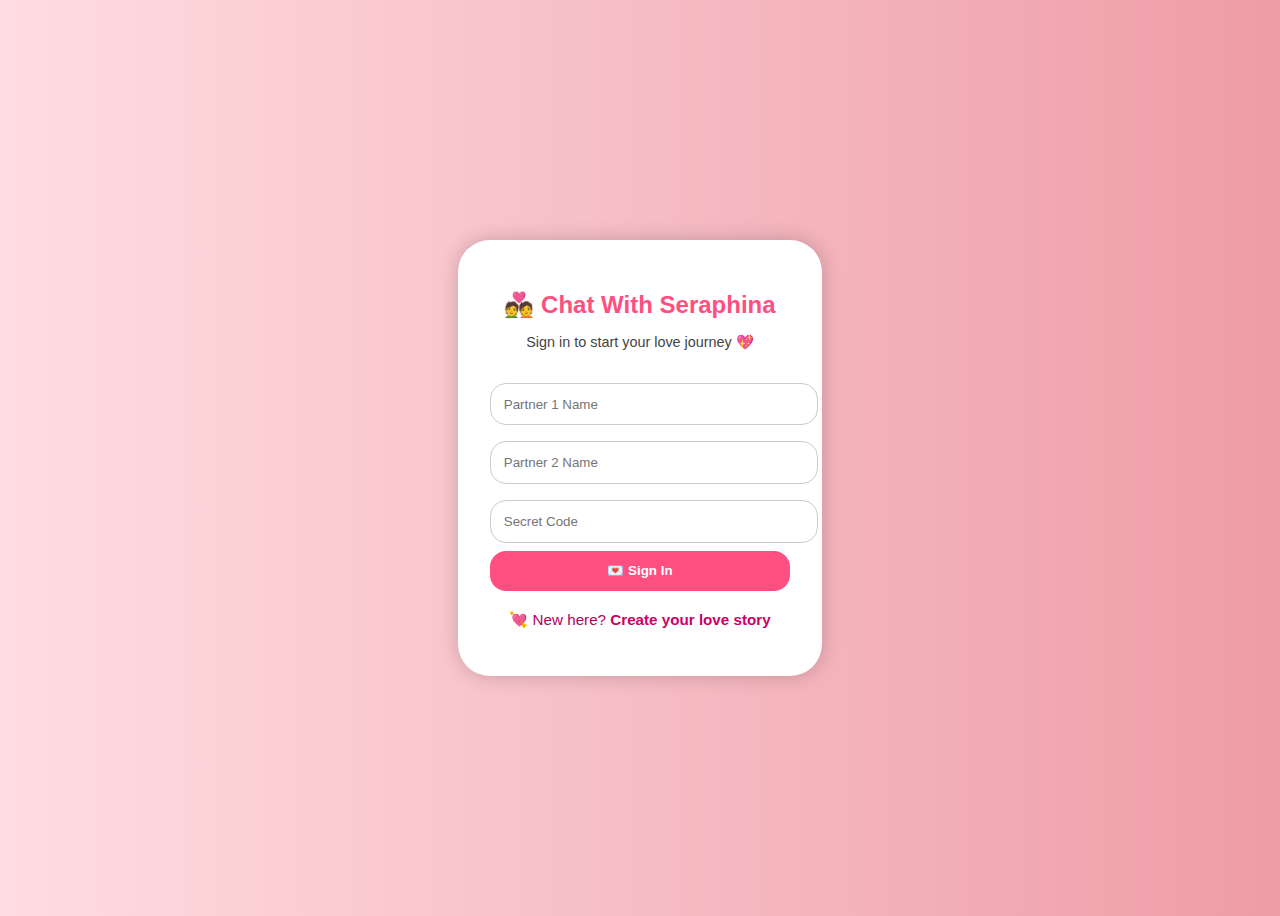
<file: index.html>
<!DOCTYPE html>
<html lang="en">
<head>
  <meta charset="UTF-8" />
  <meta name="viewport" content="width=device-width, initial-scale=1.0"/>
  <title>GFAI143 - Couple Login</title>
  <link rel="stylesheet" href="index.css" />
</head>
<body>
  <div class="login-container">
    <h2>💑 Chat With Seraphina</h2>
    <p class="subtitle">Sign in to start your love journey 💖</p>
    <form onsubmit="login(event)">
      <input type="text" id="partner1" placeholder="Partner 1 Name" required />
      <input type="text" id="partner2" placeholder="Partner 2 Name"  />
      <input type="password" id="password" placeholder="Secret Code" required />
      <button type="submit">💌 Sign In</button>
    </form>

    <p id="message"></p>

    <p class="signup-text">
      💘 New here? <a href="signup.html">Create your love story</a>
    </p>
  </div>

  <script src="index.js"></script>
</body>
</html>
</file>
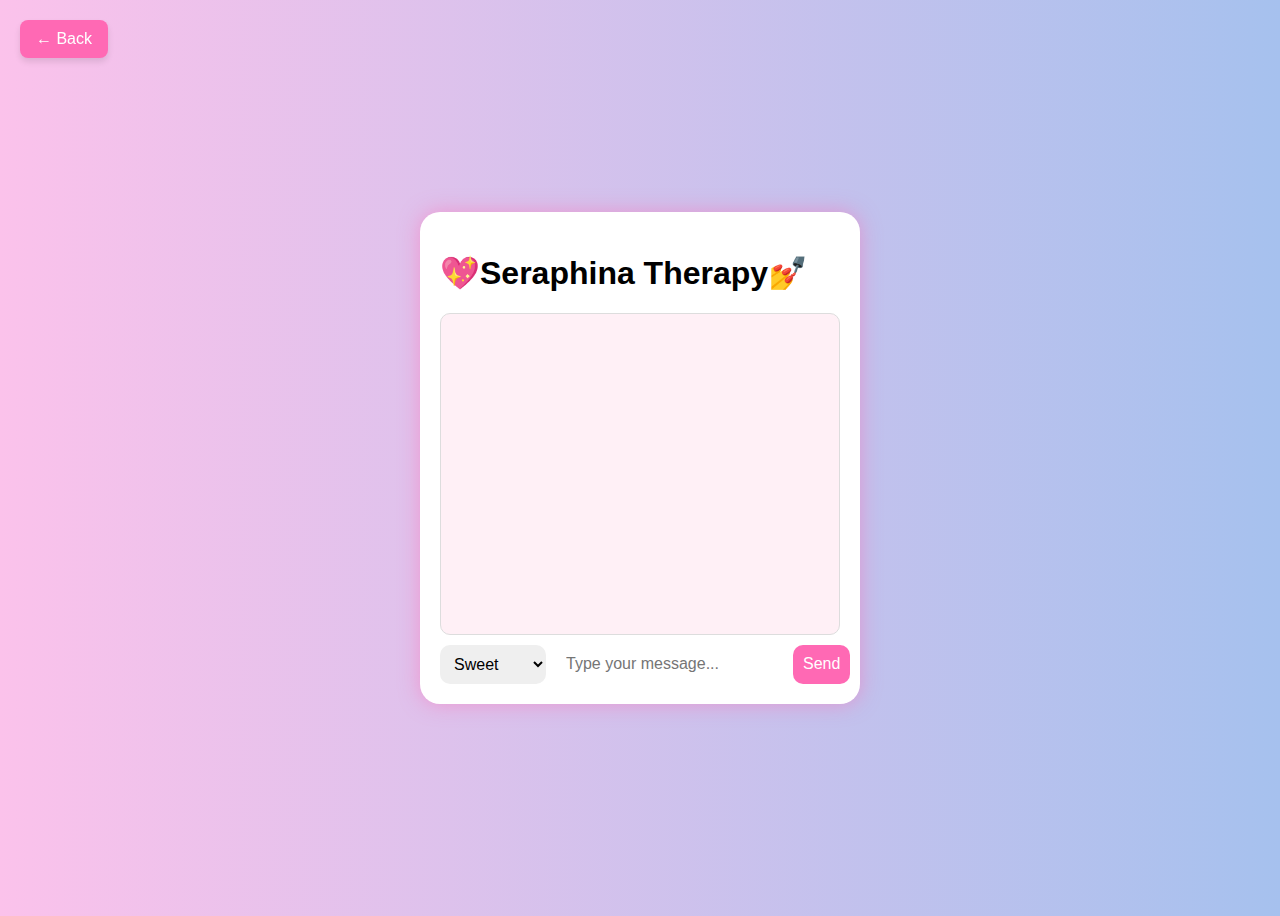
<file: chat.html>
<!DOCTYPE html>
<html lang="en">
<head>
  <meta charset="UTF-8" />
  <meta name="viewport" content="width=device-width, initial-scale=1.0" />
  <title>💖Seraphina Chat</title>
  <link rel="stylesheet" href="styles.css" />
</head>
<body>
  <body>
    <div class="back-button-container">
    <button class="back-button" onclick="goBack()">← Back</button>
  </div>
  <div class="chat-container">
    <h1>💖Seraphina Therapy💅</h1>
    <div id="chat-box" class="chat-box"></div>
    <div class="input-container">
      <select id="mode">
        <option value="sweet">Sweet</option>
        <option value="sassy">Sassy</option>
        <option value="nerdy">Nerdy</option>
        <option value="tsundare">Tsudare</option>
        <option value="dark">Dark</option>
        <option value="zen">Zen</option>
        <option value="party">Party</option>
        <option value="fairy">Fairy</option>
        <option value="orthodox">Orthodox</option>
        <option value="clingy">Clingy</option>

      </select>
      <input type="text" id="user-input" placeholder="Type your message..." />
      <button onclick="sendMessage()">Send</button>
    </div>
  </div>
     <script>
    function goBack() {
      window.history.back();
    }
  </script>
  <script src="script.js"></script>
</body>
</html>
</file>
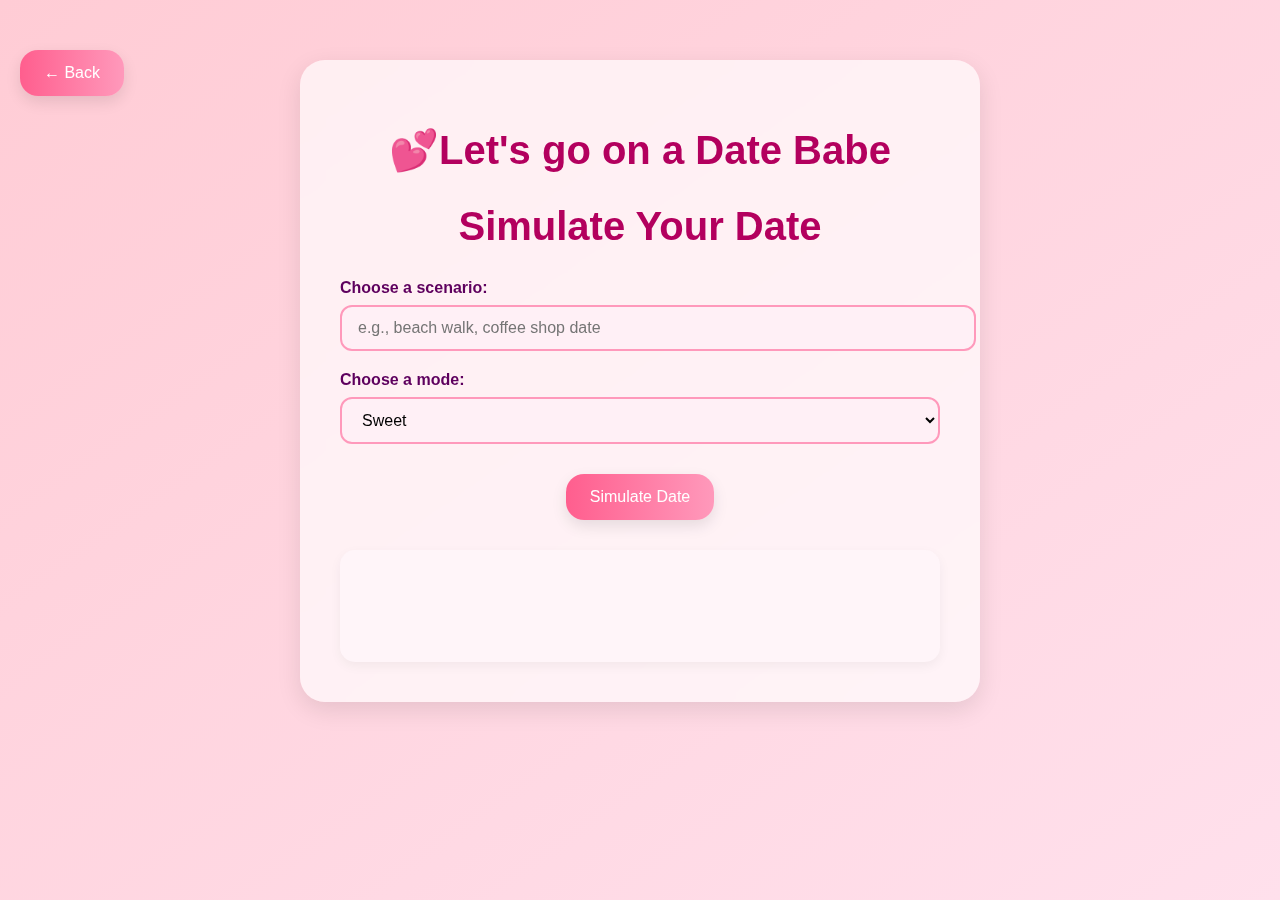
<file: date.html>
<!DOCTYPE html>
<html lang="en">
<head>
    <meta charset="UTF-8">
    <meta name="viewport" content="width=device-width, initial-scale=1.0">
    <title>Date Simulation</title>
    <link rel="stylesheet" href="date.css">
</head>
<body>

<div class="back-button-container">
  <button class="back-button" onclick="goBack()">← Back</button>
</div>

<div class="container">
    <div class="valentine-hearts"></div>
    <h1>💕Let's go on a Date Babe</h1>
    <h1>Simulate Your Date</h1>

    <label for="scenario">Choose a scenario:</label>
    <input type="text" id="scenario" placeholder="e.g., beach walk, coffee shop date">

    <label for="mode">Choose a mode:</label>
    <select id="mode">
        <option value="sweet">Sweet</option>
        <option value="dark">Dark</option>
        <option value="tsundere">Tsundere</option>
        <option value="party">Party</option>
        <option value="orthodox">Orthodox</option>
    </select>

    <button id="simulateBtn">Simulate Date</button>

    <div class="response" id="response">
        <!-- Response will appear here -->
    </div>
</div>

<script>
  function goBack() {
    window.history.back();
  }
</script>


<script src="date.js"></script>
</body>
</html>
</file>
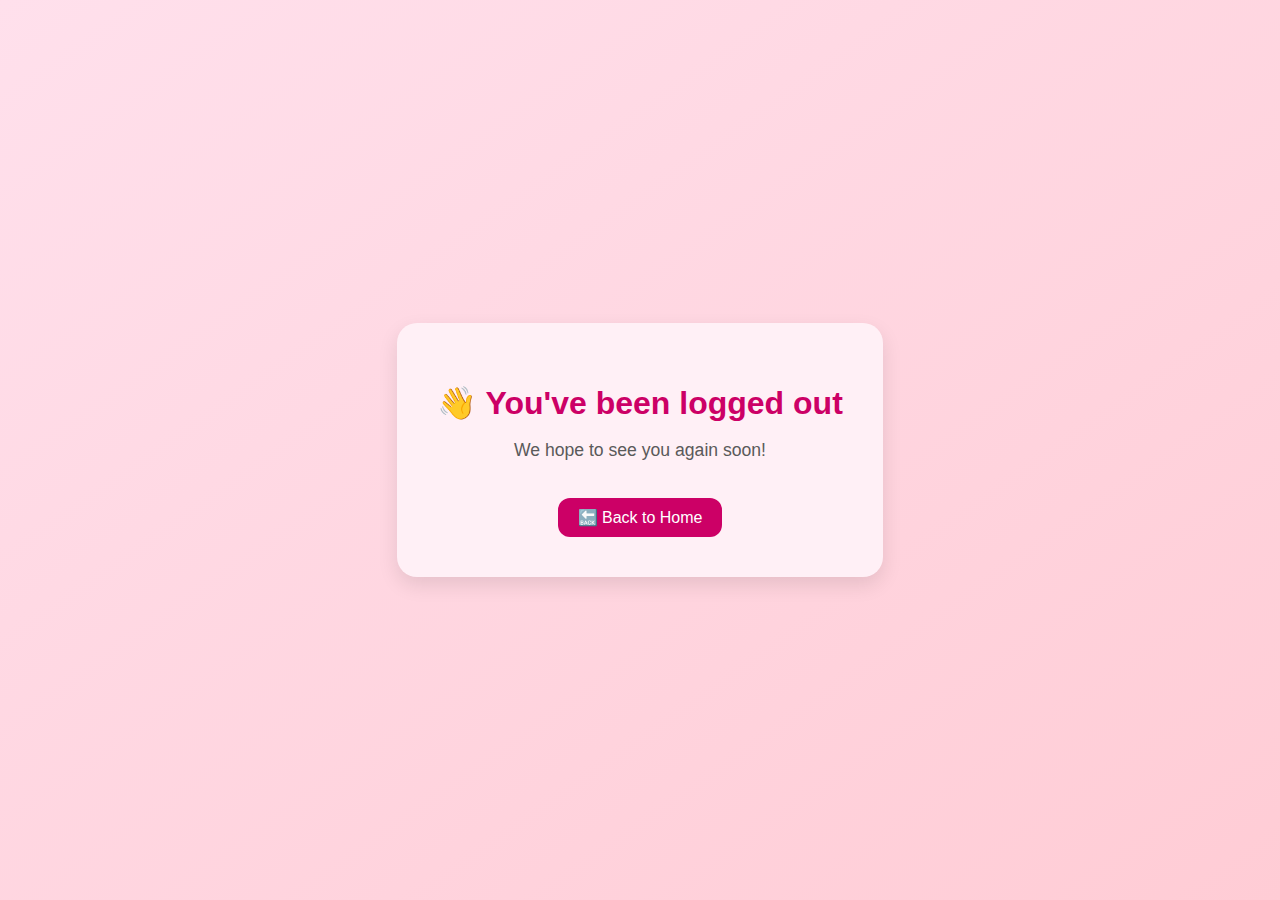
<file: logout.html>
<!DOCTYPE html>
<html lang="en">
<head>
  <meta charset="UTF-8">
  <meta name="viewport" content="width=device-width, initial-scale=1.0">
  <title>Logged Out</title>
  <link rel="stylesheet" href="logout.css">
</head>
<body>
  <div class="logout-container">
    <h1>👋 You've been logged out</h1>
    <p>We hope to see you again soon!</p>
    <a href="index.html" class="back-home">🔙 Back to Home</a>
  </div>
</body>
</html>
</file>
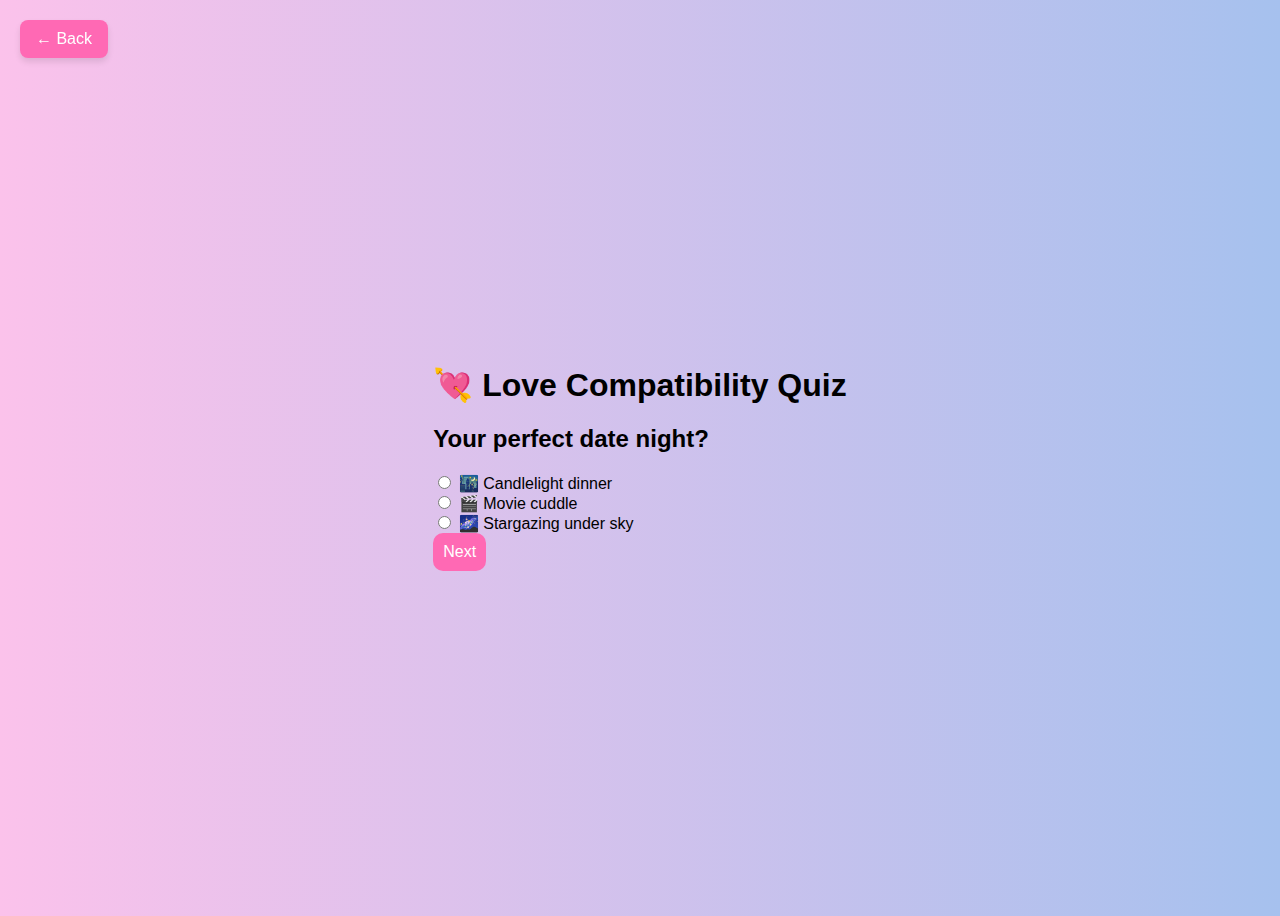
<file: lubConnect.html>
<!DOCTYPE html>
<html lang="en">
<head>
  <meta charset="UTF-8" />
  <meta name="viewport" content="width=device-width, initial-scale=1.0"/>
  <title>GFAI143 Compatibility Quiz 💕</title>
  <link rel="stylesheet" href="styles.css" />
</head>
<body>
  <div class="back-button-container">
  <button class="back-button" onclick="goBack()">← Back</button>
</div>
  <div class="quiz-container">
    <h1>💘 Love Compatibility Quiz</h1>
    <div id="quiz-box" class="quiz-box"></div>
    <button id="next-btn" onclick="nextQuestion()">Next</button>
  </div>

  <script>
  function goBack() {
    window.history.back();
  }
</script>


  <script src="lubConnect.js"></script>
</body>
</html>
</file>
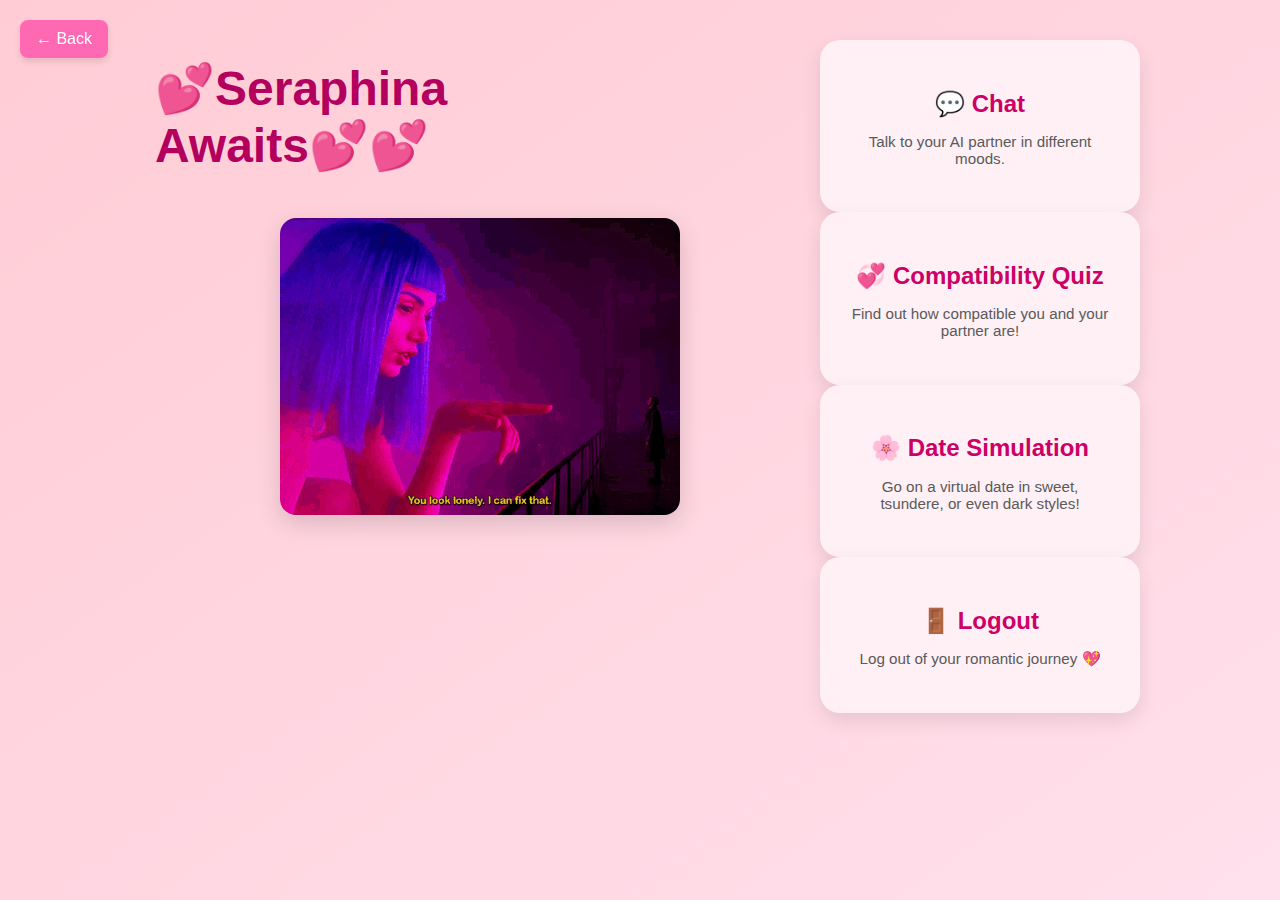
<file: modules.html>
<!DOCTYPE html>
<html lang="en">
<head>
  <meta charset="UTF-8">
  <meta name="viewport" content="width=device-width, initial-scale=1.0">
  <title>Modules</title>
  <link rel="stylesheet" href="modules.css">
</head>
<body>
    <div class="back-button-container">
    <button class="back-button" onclick="goBack()">← Back</button>
  </div>

  <div class="modules-container">
    <h1>💕Seraphina Awaits💕💕</h1>
  <div class="gif-container">
    <img src="images/seraphina.gif" alt="You look lonely, I can fix that">
  </div>

    <div class="modules-grid">
      <div class="module-card" data-target="chat.html">
        <h2>💬 Chat</h2>
        <p>Talk to your AI partner in different moods.</p>
      </div>

      <div class="module-card" data-target="lubConnect.html">
        <h2>💞 Compatibility Quiz</h2>
        <p>Find out how compatible you and your partner are!</p>
      </div>

      <div class="module-card" data-target="date.html">
        <h2>🌸 Date Simulation</h2>
        <p>Go on a virtual date in sweet, tsundere, or even dark styles!</p>
      </div>

      <div class="module-card" data-target="logout.html">
        <h2>🚪 Logout</h2>
        <p>Log out of your romantic journey 💖</p>
      </div>
    </div>
  </div>

   <script>
    function goBack() {
      window.history.back();
    }
  </script>

  <script src="modules.js"></script>
</body>
</html>
</file>
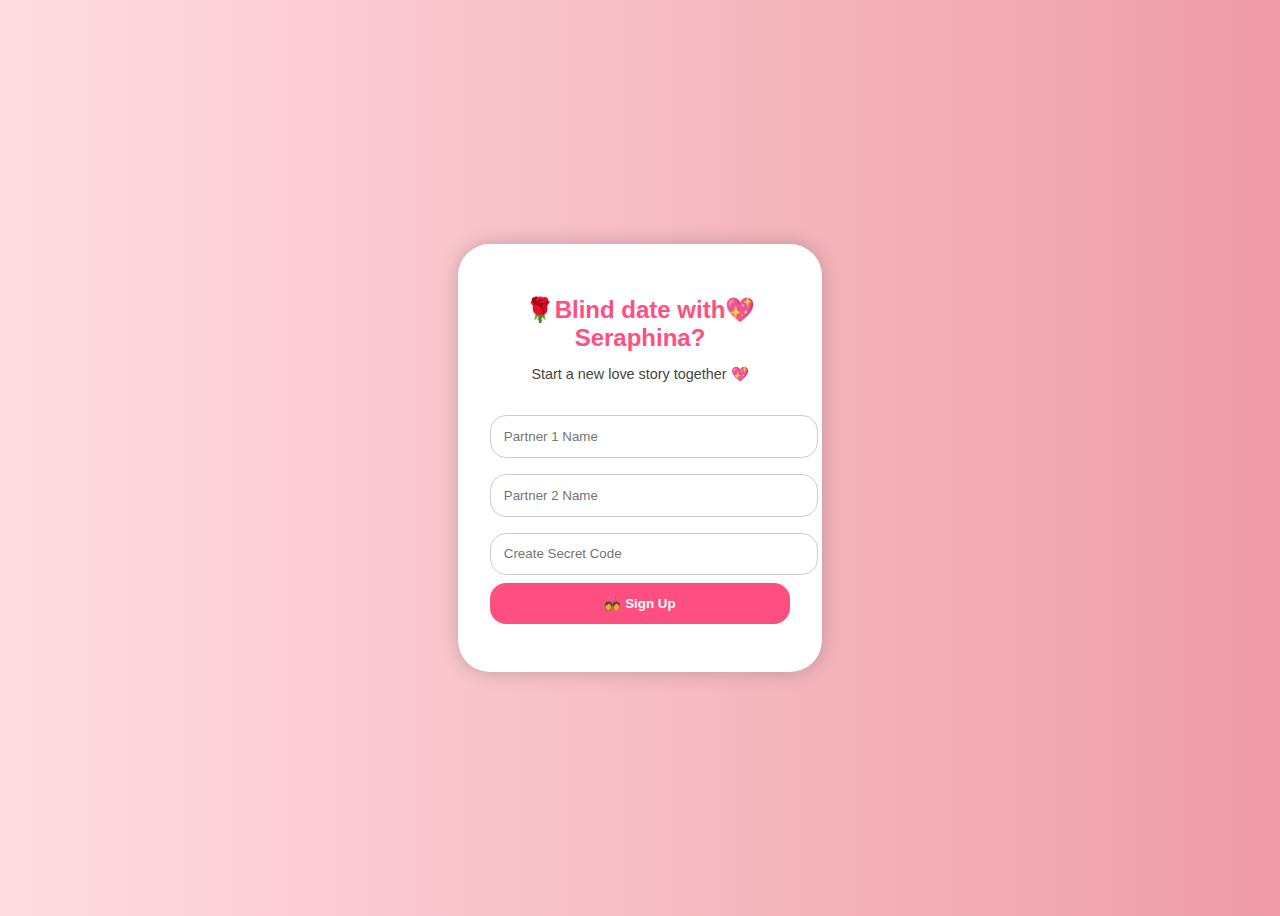
<file: signup.html>
<!DOCTYPE html>
<html lang="en">
<head>
  <meta charset="UTF-8" />
  <meta name="viewport" content="width=device-width, initial-scale=1.0"/>
  <title>GFAI143 - Couple Sign Up</title>
  <link rel="stylesheet" href="index.css" />
</head>
<body>
  <div class="login-container">
    <h2>🌹Blind date with💖Seraphina?</h2>
    <p class="subtitle">Start a new love story together 💖</p>
    <form onsubmit="signup(event)">
      <input type="text" id="newPartner1" placeholder="Partner 1 Name" required />
      <input type="text" id="newPartner2" placeholder="Partner 2 Name" />
      <input type="password" id="newPassword" placeholder="Create Secret Code" required />
      <button type="submit">💑 Sign Up</button>
    </form>

    <p id="signupMessage"></p>
  </div>

  <script src="signup.js"></script>
</body>
</html>
</file>
<file: index.css>
body {
  background: linear-gradient(to right, #ffdde1, #ee9ca7);
  font-family: 'Segoe UI', sans-serif;
  display: flex;
  justify-content: center;
  align-items: center;
  height: 100vh;
}

.login-container {
  background: white;
  padding: 2rem;
  border-radius: 2rem;
  box-shadow: 0 0 20px rgba(0, 0, 0, 0.2);
  text-align: center;
  width: 300px;
}

h2 {
  margin-bottom: 0.5rem;
  color: #ff4f81;
}

.subtitle {
  font-size: 0.9rem;
  color: #444;
  margin-bottom: 1.5rem;
}

input {
  width: 100%;
  padding: 0.8rem;
  margin: 0.5rem 0;
  border-radius: 1rem;
  border: 1px solid #ccc;
}

button {
  background: #ff4f81;
  color: white;
  padding: 0.8rem;
  width: 100%;
  border: none;
  border-radius: 1rem;
  font-weight: bold;
  cursor: pointer;
}

button:hover {
  background: #ff3366;
}

#message {
  margin-top: 1rem;
  font-size: 0.9rem;
  color: green;
}

.signup-text {
  margin-top: 20px;
  font-size: 0.95em;
  color: #b3005e;
}

.signup-text a {
  color: #cc0066;
  text-decoration: none;
  font-weight: bold;
}

.signup-text a:hover {
  text-decoration: underline;
}
</file>
<file: styles.css>
body {
  background: linear-gradient(to right, #fbc2eb, #a6c1ee);
  font-family: 'Comic Sans MS', cursive, sans-serif;
  display: flex;
  justify-content: center;
  align-items: center;
  height: 100vh;
}

.chat-container {
  background-color: white;
  border-radius: 20px;
  padding: 20px;
  width: 400px;
  box-shadow: 0 0 20px rgba(255, 105, 180, 0.5);
}

.chat-box {
  height: 300px;
  overflow-y: auto;
  border: 1px solid #ddd;
  padding: 10px;
  margin-bottom: 10px;
  background-color: #fff0f6;
  border-radius: 10px;
}

.input-container {
  display: flex;
  gap: 10px;
}

input, select, button {
  padding: 10px;
  border: none;
  border-radius: 10px;
  font-size: 1em;
}

button {
  background-color: #ff69b4;
  color: white;
  cursor: pointer;
}

button:hover {
  background-color: #ff1493;
}
.back-button-container {
  position: fixed;
  top: 20px;
  left: 20px;
  z-index: 1000;
}

.back-button {
  background-color: #ff69b4;
  color: white;
  border: none;
  padding: 10px 16px;
  border-radius: 8px;
  font-size: 16px;
  cursor: pointer;
  box-shadow: 0 4px 6px rgba(0, 0, 0, 0.1);
  transition: background-color 0.3s ease;
}

.back-button:hover {
  background-color: #ff1493;
}
</file>
<file: date.css>
/* date.css */
body {
  margin: 0;
  padding: 0;
  font-family: 'Segoe UI', sans-serif;
  background: linear-gradient(145deg, #ffccd5, #ffe0ec);
  color: #3e3e3e;
  display: flex;
  flex-direction: column;
  align-items: center;
  min-height: 100vh;
}

.container {
  background: #ffffffaa;
  backdrop-filter: blur(10px);
  margin-top: 60px;
  padding: 40px;
  border-radius: 25px;
  box-shadow: 0 8px 25px rgba(0, 0, 0, 0.1);
  width: 90%;
  max-width: 600px;
  text-align: center;
}

h1 {
  font-size: 2.5em;
  color: #b3005e;
  margin-bottom: 30px;
}

label {
  display: block;
  margin-top: 20px;
  font-weight: bold;
  color: #5e005e;
  text-align: left;
}

input[type="text"],
select {
  width: 100%;
  padding: 12px 16px;
  margin-top: 8px;
  border: 2px solid #ff99bb;
  border-radius: 12px;
  font-size: 1em;
  background: #fff0f6;
  transition: border-color 0.3s ease;
}

input[type="text"]:focus,
select:focus {
  border-color: #cc0066;
  outline: none;
}

button {
  margin-top: 30px;
  padding: 14px 24px;
  font-size: 1em;
  color: #fff;
  background: linear-gradient(to right, #ff5e8e, #ff99bb);
  border: none;
  border-radius: 18px;
  cursor: pointer;
  box-shadow: 0 6px 15px rgba(0, 0, 0, 0.1);
  transition: background 0.3s ease, transform 0.2s ease;
}

button:hover {
  background: linear-gradient(to right, #ff3c75, #ff85aa);
  transform: scale(1.03);
}

.response {
  margin-top: 30px;
  background: #fff5f9;
  padding: 20px;
  border-radius: 15px;
  box-shadow: 0 4px 12px rgba(0, 0, 0, 0.05);
  color: #333;
  white-space: pre-wrap;
  line-height: 1.5;
}

.back-button-container {
  position: fixed;
  top: 20px;
  left: 20px;
  z-index: 1000;
}
</file>
<file: logout.css>
body {
  margin: 0;
  padding: 0;
  font-family: 'Segoe UI', sans-serif;
  background: linear-gradient(145deg, #ffe0ec, #ffccd5);
  color: #3e3e3e;
  display: flex;
  justify-content: center;
  align-items: center;
  min-height: 100vh;
}

.logout-container {
  background: #fff0f6;
  padding: 40px;
  border-radius: 20px;
  box-shadow: 0 8px 20px rgba(0, 0, 0, 0.1);
  text-align: center;
}

.logout-container h1 {
  color: #cc0066;
  margin-bottom: 10px;
}

.logout-container p {
  color: #5a5a5a;
  font-size: 1.1em;
}

.back-home {
  display: inline-block;
  margin-top: 20px;
  padding: 10px 20px;
  background: #cc0066;
  color: white;
  text-decoration: none;
  border-radius: 12px;
  transition: background 0.3s ease;
}

.back-home:hover {
  background: #a4004e;
}
</file>
<file: modules.css>
body {
  margin: 0;
  padding: 0;
  font-family: 'Segoe UI', sans-serif;
  background: linear-gradient(145deg, #ffccd5, #ffe0ec);
  color: #3e3e3e;
  display: flex;
  flex-direction: column;
  align-items: center;
  min-height: 100vh;
}

.valentine-hearts {
  width: 100%;
  height: 100px;
  background: url('https://media.giphy.com/media/l0MYrzcWP7Jx3dXmU/giphy.gif') center/contain no-repeat;
  animation: floatHearts 3s ease-in-out infinite;
  margin-top: 20px;
}

@keyframes floatHearts {
  0%, 100% {
    transform: translateY(0);
  }
  50% {
    transform: translateY(-10px);
  }
}

h1 {
  margin-top: 20px; 
  font-size: 3em;
  color: #b3005e;
  align-items: center;
  display:center;
  margin-left:15px;

}

.modules-container {
  display: grid;
  grid-template-columns: repeat(auto-fit, minmax(250px, 1fr));
  gap: 20px;
  padding: 40px;
  width: 90%;
  max-width: 1000px;
}

.module-card {
  background: #fff0f6;
  border-radius: 20px;
  padding: 30px;
  text-align: center;
  box-shadow: 0 8px 20px rgba(0, 0, 0, 0.1);
  transition: transform 0.3s ease, box-shadow 0.3s ease;
  cursor: pointer;
}

.module-card:hover {
  transform: translateY(-5px);
  box-shadow: 0 12px 25px rgba(0, 0, 0, 0.15);
}

.module-card h2 {
  color: #cc0066;
  margin-bottom: 10px;
}

.module-card p {
  font-size: 0.95em;
  color: #5a5a5a;
}

.back-link {
  margin-bottom: 20px;
  margin-top: 20px;
  text-decoration: none;
  color: #b3005e;
  background: #fff0f6;
  padding: 10px 20px;
  border-radius: 12px;
  box-shadow: 0 4px 12px rgba(0, 0, 0, 0.08);
  transition: background 0.3s ease;
}

.back-link:hover {
  background: #ffdce5;
}

.gif-container{
  display: flex;
  justify-content: center;
  align-items: center;
  margin-top: 10px;
  margin-bottom: 30px;
  display:center;
  width:500px;

}
.gif-container img{
  width:100%;
  max-width: 400px;
  border-radius: 16px;
  box-shadow: 0 8px 24px rgba(0,0,0,0.15);
  transition:transform 0.3s ease;
  display:center;
  margin-right:500px;
}
.gif-container img:hover {
  transform: scale(1.03);
}

.back-button-container {
  position: fixed;
  top: 20px;
  left: 20px;
  z-index: 1000;
}

.back-button {
  background-color: #ff69b4;
  color: white;
  border: none;
  padding: 10px 16px;
  border-radius: 8px;
  font-size: 16px;
  cursor: pointer;
  box-shadow: 0 4px 6px rgba(0, 0, 0, 0.1);
  transition: background-color 0.3s ease;
}

.back-button:hover {
  background-color: #ff1493;
}
</file>
